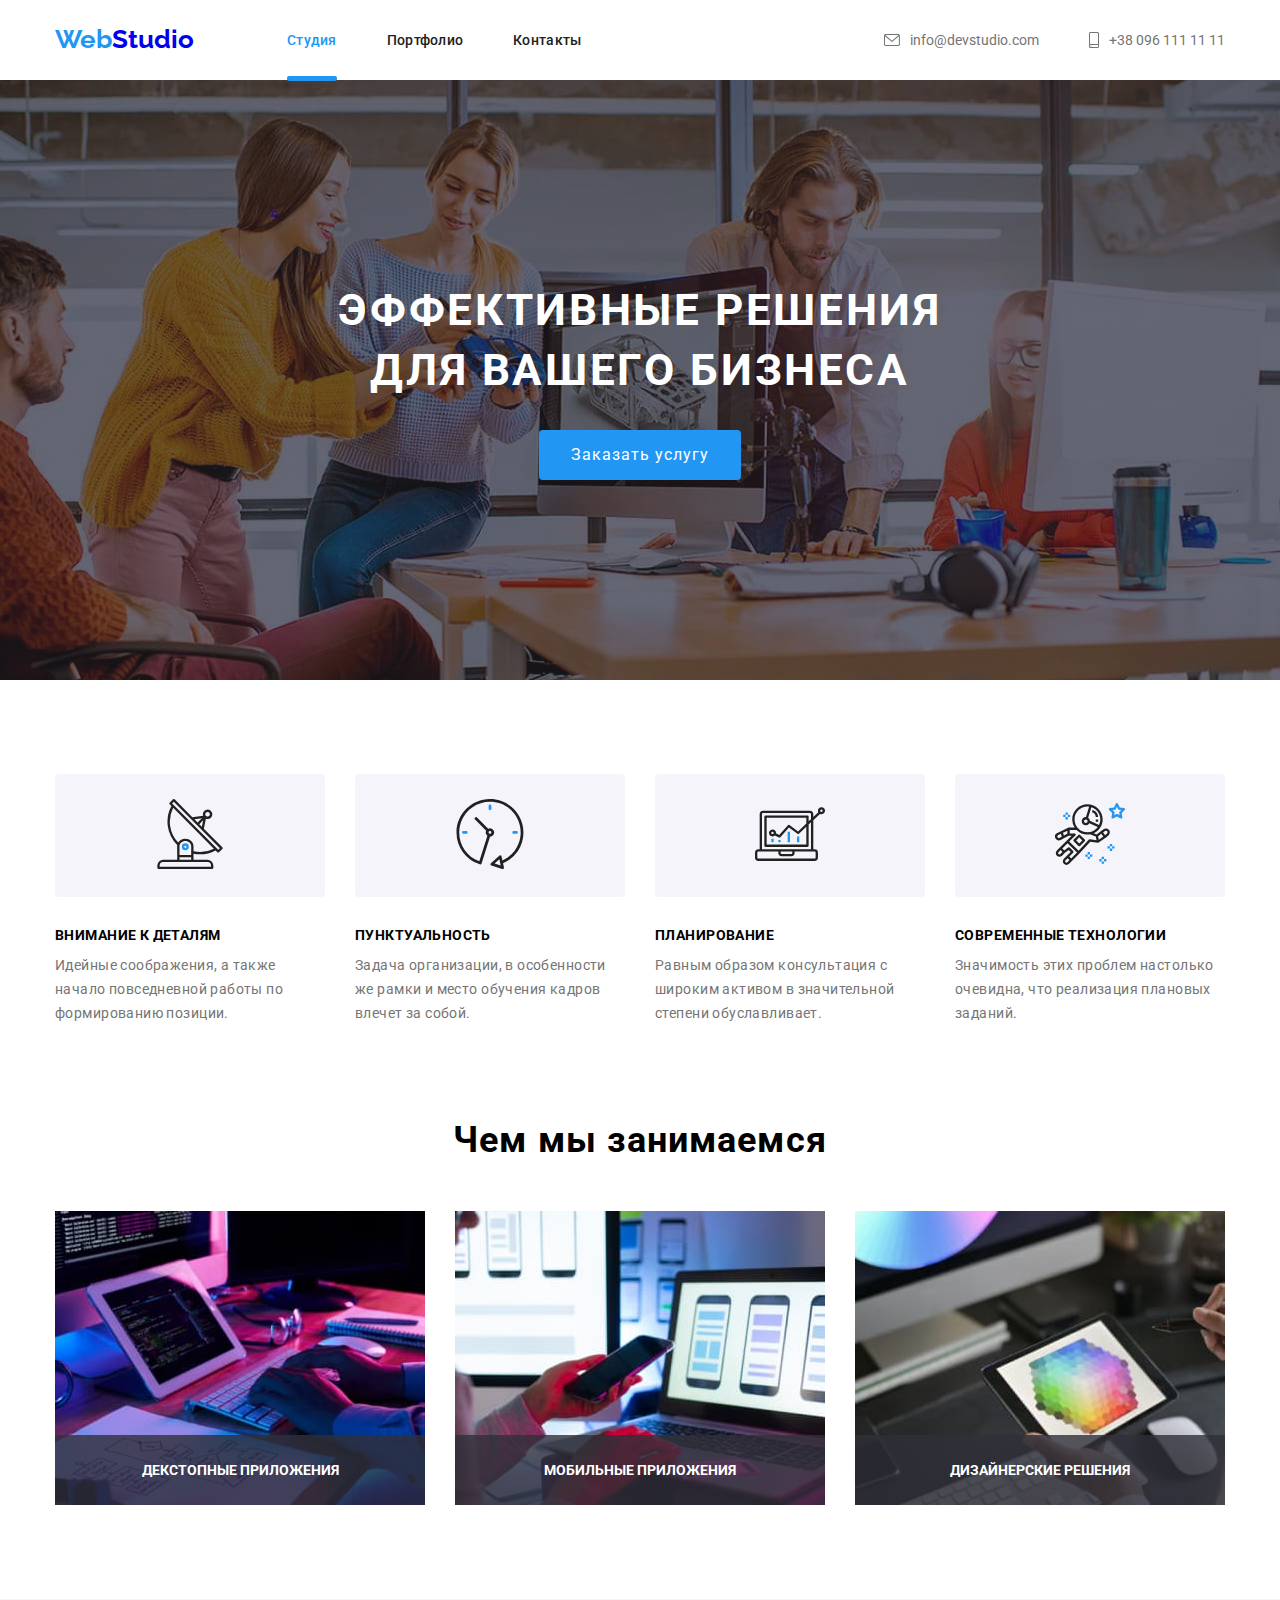
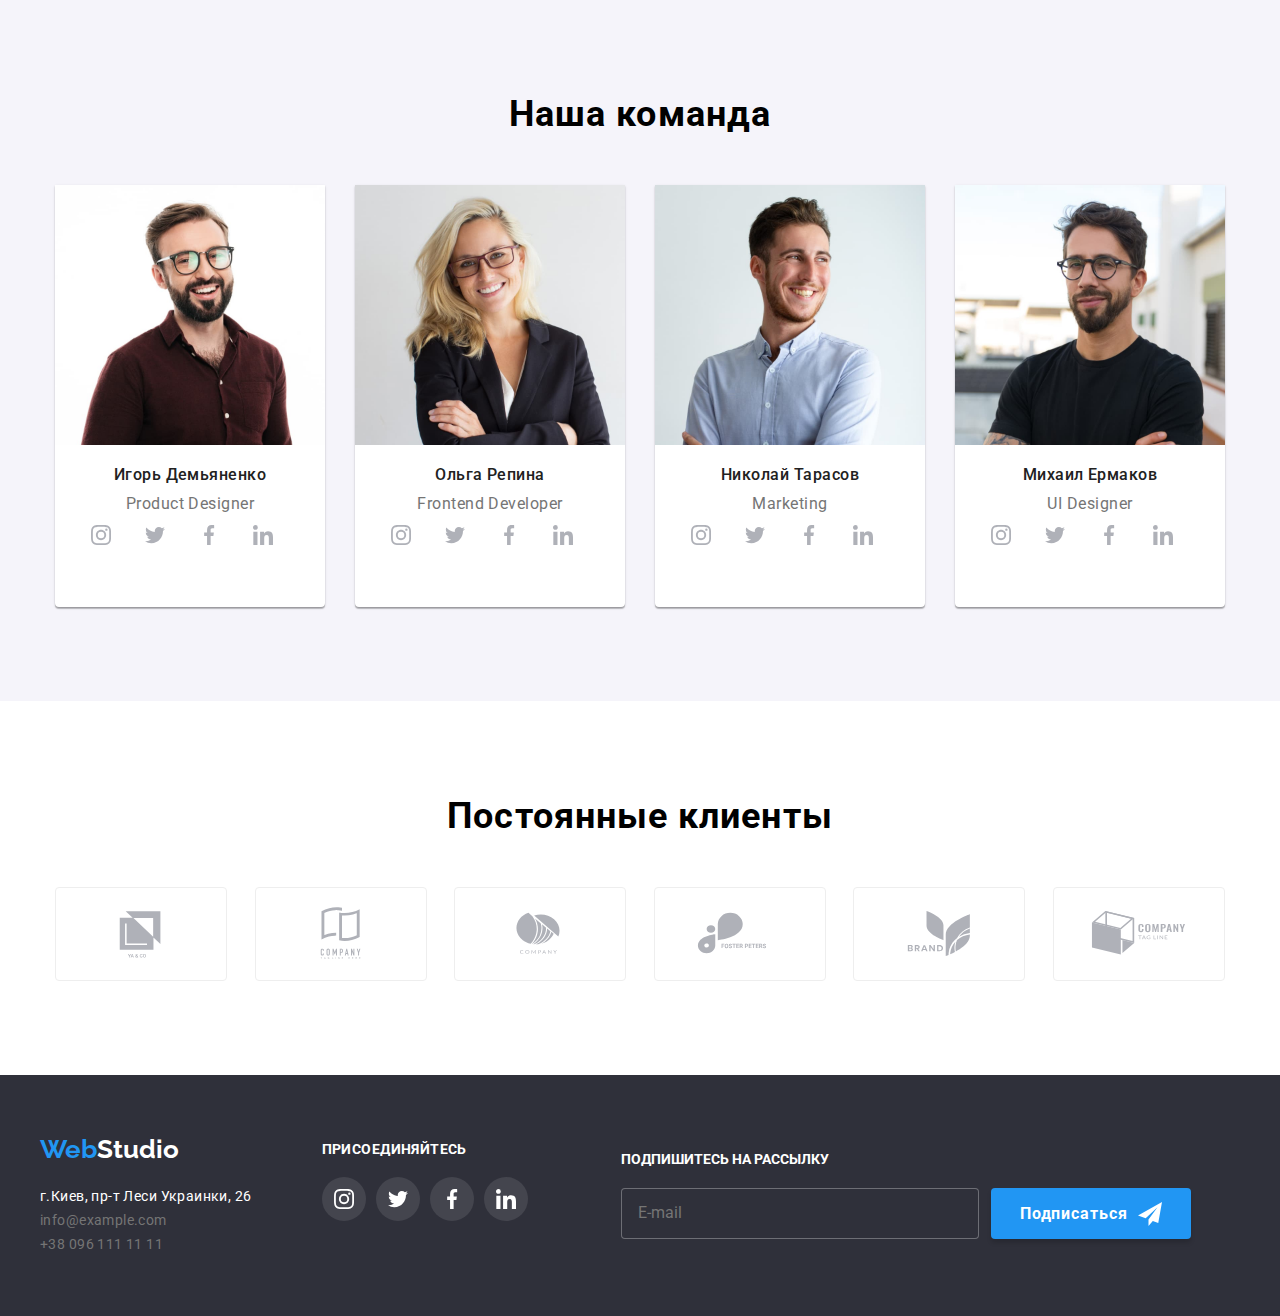
<file: index.html>
<!DOCTYPE html>
<html lang="en">

<head>
    <meta charset="UTF-8">
    <meta http-equiv="X-UA-Compatible" content="IE=edge">
    <meta name="viewport" content="width= , initial-scale=1.0">
    <title>WebStudio</title>
    <link
        href="https://fonts.googleapis.com/css2?family=Raleway:wght@400;500&family=Roboto:wght@400;500;700;900&display=swap"
        rel="stylesheet">
    <!-- <link rel="stylesheet"
        href="https://cdnjs.cloudflare.com/ajax/libs/modern-normalize/1.1.0/modern-normalize.min.css"> -->
    <link rel="stylesheet" href="./css/main.min.css">
</head>

<body>
    <!-- шапка сайта -->
    <header class="header">
        <div class="container header__content--centered">
            <a href="#" class="logo"><span>Web</span>Studio</a>

            <!-- навигация шапки -->
            <nav class="nav-header">
                <ul class="nav-header__list">
                    <li class="nav-header__item nav-header__item-active"><a href="./index.html"
                            class="nav-header__link nav-header__link current">Студия</a>
                    </li>
                    <li class="nav-header__item"><a href="./portfolio.html" class="nav-header__link">Портфолио</a></li>
                    <li class="nav-header__item"><a href="#" class="nav-header__link">Контакты</a></li>
                </ul>
            </nav>

            <!-- контакты шапки -->
            <ul class="contacts-list">
                <li class="contacts-list__item">
                    <a href=" mailto:info@devstudio.com" class="contact-list__link contact-list__link--centered">
                        <svg class="svg-header" width="16" height="12">
                            <use href="./images/icon.svg#icon-envelope"></use>
                        </svg>
                        <span>info@devstudio.com</span></a>
                </li>
                <li class="contacts-list__item">
                    <a href=" tel:+380961111111" class="contact-list__link contact-list__link--centered">
                        <svg class="svg-header" width="10" height="16">
                            <use href="./images/icon.svg#icon-smartphone"></use>
                        </svg>
                        <span>+38 096 111 11 11</span></a>
                </li>
            </ul>
        </div>
    </header>

    <!-- главная страница -->
    <main class="main">
        <section class="main__section">
            <div class="container main__content">
                <h1 class="main__title">Эффективные решения для вашего бизнеса</h1>
                <button class="main__button" data-modal-open type="button">Заказать услугу</button>
            </div>
        </section>
        <!-- Информация -->
        <section class="info">
            <div class="container info__container">
                <ul class="info__list flex-between">
                    <li class="info__item">
                        <div class="svg">
                            <svg class="svg__icon" width="70" height="70">
                                <use href="./images/icon.svg#icon-antenna"></use>
                            </svg>
                        </div>
                        <h2 class="info__label">Внимание к деталям</h2>
                        <p class="info-item">Идейные соображения, а также начало повседневной работы по формированию
                            позиции.</p>
                    </li>
                    <li class="info__item">
                        <div class="svg">
                            <svg class="svg__icon" width="70" height="70">
                                <use href="./images/icon.svg#icon-clock"></use>
                            </svg>
                        </div>
                        <h2 class="info__label">Пунктуальность</h2>
                        <p class="info-item">Задача организации, в особенности же рамки и место обучения кадров влечет
                            за
                            собой.</p>
                    </li>
                    <li class="info__item">
                        <div class="svg">
                            <svg class="svg__icon" width="70" height="70">
                                <use href="./images/icon.svg#icon-diagram"></use>
                            </svg>
                        </div>
                        <h2 class="info__label">Планирование</h2>
                        <p class="info-item">Равным образом консультация с широким активом в значительной степени
                            обуславливает.</p>
                    </li>
                    <li class="info__item">
                        <div class="svg">
                            <svg class="svg__icon" width="70" height="70">
                                <use href="./images/icon.svg#icon-astronaut"></use>
                            </svg>
                        </div>
                        <h2 class="info__label">Современные технологии</h2>
                        <p class="info-item">Значимость этих проблем настолько очевидна, что реализация плановых
                            заданий.
                        </p>
                    </li>
                </ul>
            </div>

        </section>
        <!-- описание -->
        <section class="about-us">
            <div class="container">
                <h2 class="title">Чем мы занимаемся</h2>
                <ul class="preview flex-between">
                    <li class="preview__item">
                        <img class="preview__img" src="./images/img2.jpg" alt="кодит" width="370">
                        <p class="preview__text"> Декстопные приложения</p>
                    </li>
                    <li class="preview__item">
                        <img class="preview__img" src="./images/img3.jpg" alt="апс" width="370">
                        <p class="preview__text">Мобильные приложения</p>
                    </li>
                    <li class="preview__item">
                        <img class="preview__img" src="./images/img1.jpg" alt="дизайн" width="370">
                        <p class="preview__text"> Дизайнерские решения</p>
                    </li>
                </ul>
            </div>
        </section>
        <!-- команда -->
        <section class="team">
            <div class="container container-team">
                <h2 class="title">Наша команда</h2>
                <ul class="team-list flex-between">
                    <li class="team__card">
                        <img src="./images/img4.jpg" alt="селфи фото" width="270"></a>
                        <div class="team__discription">
                            <h3 class="team__name">Игорь Демьяненко</h3>
                            <p class="team__position">Product Designer</p>
                            <!-- блок соцсетей -->
                            <ul class="soc-wrap">
                                <li class="soc-wrap__item">
                                    <a href="#" class="soc-wrap__link">
                                        <svg width="20" height="20">
                                            <use href="./images/icon.svg#icon-instagram">
                                            </use>
                                        </svg>
                                    </a>
                                </li>
                                <li class="soc-wrap__item">
                                    <a href="#" class="soc-wrap__link">
                                        <svg width="20" height="20">
                                            <use href="./images/icon.svg#icon-twitter"></use>
                                        </svg>
                                    </a>
                                </li>
                                <li class="soc-wrap__item">
                                    <a href="#" class="soc-wrap__link">
                                        <svg width="20" height="20">
                                            <use href="./images/icon.svg#icon-facebook"></use>
                                        </svg>
                                    </a>
                                </li>
                                <li class="soc-wrap__item">
                                    <a href="#" class="soc-wrap__link">
                                        <svg width="20" height="20">
                                            <use href="./images/icon.svg#icon-linkedin"></use>
                                        </svg>
                                    </a>
                                </li>
                            </ul>
                        </div>
                    </li>
                    <li class="team__card">
                        <img src="./images/img7.jpg" alt="селфи фото" width="270"></a>
                        <div class="team__discription">
                            <h3 class="team__name">Ольга Репина</h3>
                            <p class="team__position">Frontend Developer</p>
                            <ul class="soc-wrap">
                                <li class="soc-wrap__item">
                                    <a href="#" class="soc-wrap__link">
                                        <svg width="20" height="20">
                                            <use href="./images/icon.svg#icon-instagram">
                                            </use>
                                        </svg>
                                    </a>
                                </li>
                                <li class="soc-wrap__item">
                                    <a href="#" class="soc-wrap__link">
                                        <svg width="20" height="20">
                                            <use href="./images/icon.svg#icon-twitter"></use>
                                        </svg>
                                    </a>
                                </li>
                                <li class="soc-wrap__item">
                                    <a href="#" class="soc-wrap__link">
                                        <svg width="20" height="20">
                                            <use href="./images/icon.svg#icon-facebook"></use>
                                        </svg>
                                    </a>
                                </li>
                                <li class="soc-wrap__item">
                                    <a href="#" class="soc-wrap__link">
                                        <svg width="20" height="20">
                                            <use href="./images/icon.svg#icon-linkedin"></use>
                                        </svg>
                                    </a>
                                </li>
                            </ul>
                        </div>

                    </li>
                    <li class="team__card">
                        <img src="./images/img6.jpg" alt="селфи фото" width="270"></a>
                        <div class="team__discription">
                            <h3 class="team__name">Николай Тарасов</h3>
                            <p class="team__position">Marketing</p>
                            <ul class="soc-wrap">
                                <li class="soc-wrap__item">
                                    <a href="#" class="soc-wrap__link">
                                        <svg width="20" height="20">
                                            <use href="./images/icon.svg#icon-instagram">
                                            </use>
                                        </svg>
                                    </a>
                                </li>
                                <li class="soc-wrap__item">
                                    <a href="#" class="soc-wrap__link">
                                        <svg width="20" height="20">
                                            <use href="./images/icon.svg#icon-twitter"></use>
                                        </svg>
                                    </a>
                                </li>
                                <li class="soc-wrap__item">
                                    <a href="#" class="soc-wrap__link">
                                        <svg width="20" height="20">
                                            <use href="./images/icon.svg#icon-facebook"></use>
                                        </svg>
                                    </a>
                                </li>
                                <li class="soc-wrap__item">
                                    <a href="#" class="soc-wrap__link">
                                        <svg width="20" height="20">
                                            <use href="./images/icon.svg#icon-linkedin"></use>
                                        </svg>
                                    </a>
                                </li>
                            </ul>
                        </div>
                    </li>
                    <li class="team__card">
                        <img src="./images/img5.jpg" alt="селфи фото" width="270"></a>
                        <div class="team__discription">
                            <h3 class="team__name">Михаил Ермаков</h3>
                            <p class="team__position">UI Designer</p>
                            <ul class="soc-wrap">
                                <li class="soc-wrap__item">
                                    <a href="#" class="soc-wrap__link">
                                        <svg width="20" height="20">
                                            <use href="./images/icon.svg#icon-instagram">
                                            </use>
                                        </svg>
                                    </a>
                                </li>
                                <li class="soc-wrap__item">
                                    <a href="#" class="soc-wrap__link">
                                        <svg width="20" height="20">
                                            <use href="./images/icon.svg#icon-twitter"></use>
                                        </svg>
                                    </a>
                                </li>
                                <li class="soc-wrap__item">
                                    <a href="#" class="soc-wrap__link">
                                        <svg width="20" height="20">
                                            <use href="./images/icon.svg#icon-facebook"></use>
                                        </svg>
                                    </a>
                                </li>
                                <li class="soc-wrap__item">
                                    <a href="#" class="soc-wrap__link">
                                        <svg width="20" height="20">
                                            <use href="./images/icon.svg#icon-linkedin"></use>
                                        </svg>
                                    </a>
                                </li>
                            </ul>
                        </div>
                    </li>
                </ul>
            </div>
        </section>
        <!-- Клиенты -->
        <section class="client">
            <div class="container">
                <h2 class="title">Постоянные клиенты</h2>
                <ul class="client-list flex-between">
                    <li class="client__item">
                        <a href="#" class="client__link centered">
                            <svg class="client__icon" width="106" height="60">
                                <use href="./images/icon.svg#icon-Logo"></use>
                            </svg>
                        </a>
                    </li>
                    <li class="client__item">
                        <a href="#" class="client__link">
                            <svg class="client__icon" width="106" height="60">
                                <use href="./images/icon.svg#icon-Logo-1"></use>
                            </svg>
                        </a>
                    </li>
                    <li class="client__item">
                        <a href="#" class="client__link">
                            <svg class="client__icon" width="106" height="60">
                                <use href="./images/icon.svg#icon-Logo-2"></use>
                            </svg>
                        </a>
                    </li>
                    <li class="client__item">
                        <a href="#" class="client__link">
                            <svg class="client__icon" width="106" height="60">
                                <use href="./images/icon.svg#icon-Logo-5"></use>
                            </svg>
                        </a>
                    </li>
                    <li class="client__item">
                        <a href="#" class="client__link">
                            <svg class="client__icon" width="106" height="60">
                                <use href="./images/icon.svg#icon-Logo-3"></use>
                            </svg>
                        </a>
                    </li>
                    <li class="client__item">
                        <a href="#" class="client__link">
                            <svg class="client__icon" width="106" height="60">
                                <use href="./images/icon.svg#icon-Logo-6"></use>
                            </svg>
                        </a>
                    </li>
                </ul>
            </div>
        </section>

        <!-- подвал -->
        <footer class="footer">
            <div class="container footer__content footer__content--centered">
                <div>
                    <a href="#" class="logo footer__logo"><span>Web</span>Studio</a>
                    <address class="address">
                        <ul class="address__list">
                            <li class="address__link"><a href="https://www.google.com/maps" class="address__map">г.Киев,
                                    пр-т Леси Украинки, 26</a></li>
                            <li class="address__link"><a href="#" class="contact-list__link">info@example.com</a></li>
                            <li class="address__link"><a href="tel:+380961111111" class="contact-list__link">+38 096 111
                                    11
                                    11</a>
                            </li>
                        </ul>
                    </address>
                </div>
                <!-- соцблок футера -->
                <div class="social-link-footer">
                    <h2 class="info-title-footer">Присоединяйтесь</h2>
                    <ul class="soc-wrap">
                        <li class="soc-wrap__item">
                            <a href="#" class="soc-wrap__link soc-wrap__link--color">
                                <svg class="soc-wrap__icon" width="20" height="20">
                                    <use href="./images/icon.svg#icon-instagram"></use>
                                </svg>
                            </a>
                        </li>
                        <li class="soc-wrap__item">
                            <a href="#" class="soc-wrap__link soc-wrap__link--color">
                                <svg class="soc-wrap__icon" width="20" height="20">
                                    <use href="./images/icon.svg#icon-twitter"></use>
                                </svg>
                            </a>
                        </li>
                        <li class="soc-wrap__item">
                            <a href="#" class="soc-wrap__link soc-wrap__link--color">
                                <svg class="soc-wrap__icon" width="20" height="20">
                                    <use href="./images/icon.svg#icon-facebook"></use>
                                </svg>
                            </a>
                        </li>
                        <li class="soc-wrap__item">
                            <a href="#" class="soc-wrap__link soc-wrap__link--color">
                                <svg class="soc-wrap__icon" width="20" height="20">
                                    <use href="./images/icon.svg#icon-linkedin"></use>
                                </svg>
                            </a>
                        </li>
                    </ul>
                </div>
                <!-- подписка в футере -->
                <div class="sub-form">
                    <form class="sub-form__content">
                        <div class="sub-form__input">
                            <label class="sub-form__caption" for="subscrabe">Подпишитесь на рассылку</label>
                            <input class="sub-form__email" type="email" name="subscrabe_email" id="subscrabe"
                                placeholder="E-mail" />
                        </div>
                        <div class="button-thumb">
                            <button type="submit" class="sub-button__label"> Подписаться
                                <svg class="sub-button__icon" width="24px" height="24px">
                                    <use href="./images/icon.svg#icon-airplane"></use>
                                </svg>
                            </button>
                        </div>
                    </form>
                </div>
            </div>

        </footer>

        <!-- Модальное окно -->
        <div class="backdrop is-hidden" data-modal>
            <div class="modal">
                <button class="close" data-modal-close>
                    <svg class="close_icon" width="18px" height="18px">
                        <use href="./images/icon.svg#icon-close">
                        </use>
                    </svg>
                </button>
                <!-- Формы модалки -->
                <form class="form-order" action="js-speaker-form">
                    <p class="form-header">Оставьте свои данные, мы вам перезвоним</p>
                    <div class="input-field">
                        <div class="position-field">
                            <label class="form-field ">
                                <span class="form-field-text">Имя</span>
                                <div class="form-field-position">
                                    <input class="form-input" type="text" name="user-name" />
                                    <svg class="form-icon" width="18px" height="18px">
                                        <use href="./images/icon.svg#icon-person-black"></use>
                                    </svg>
                                </div>
                            </label>
                        </div>
                        <div class="position-field">
                            <label class="form-field">
                                <span class=" form-field-text">Телефон</span>
                                <div class="form-field-position">
                                    <input class="form-input" type="tel" name="user-tel" />
                                    <svg class="form-icon" width="18px" height="18px">
                                        <use href="./images/icon.svg#icon-phone-black"></use>
                                    </svg>
                                </div>
                            </label>
                        </div>
                        <div class="position-field">
                            <label class="form-field">
                                <span class=" form-field-text"> Почта</span>
                                <div class="form-field-position">
                                    <input class="form-input" type="email" name="user-mail" />
                                    <svg class="form-icon" width="18px" height="18px">
                                        <use href="./images/icon.svg#icon-email-black"></use>
                                    </svg>
                                </div>
                            </label>
                        </div>
                        <div class="position-field">
                            <label class="form-field">
                                <span class=" form-field-text">Комментарий</span>
                                <textarea class=" form-text" name="user-mail" rows="10"
                                    placeholder="Введите текст"></textarea>
                            </label>
                        </div>
                    </div>
                    <div class="form-field сheck_box_form">
                        <label class="сheck_box_label">
                            <input class="check_input" type="checkbox" name="privacy_policy">
                            <span class="check_box"></span>
                            Соглашаюсь с рассылкой и принимаю <a href="#">Условия договора</a>
                        </label>
                    </div>
                    <button class="button-form" type="submit">Отправить</button>
                </form>

                <script src="./js/modal.js"></script>
</body>

</html>
</file>
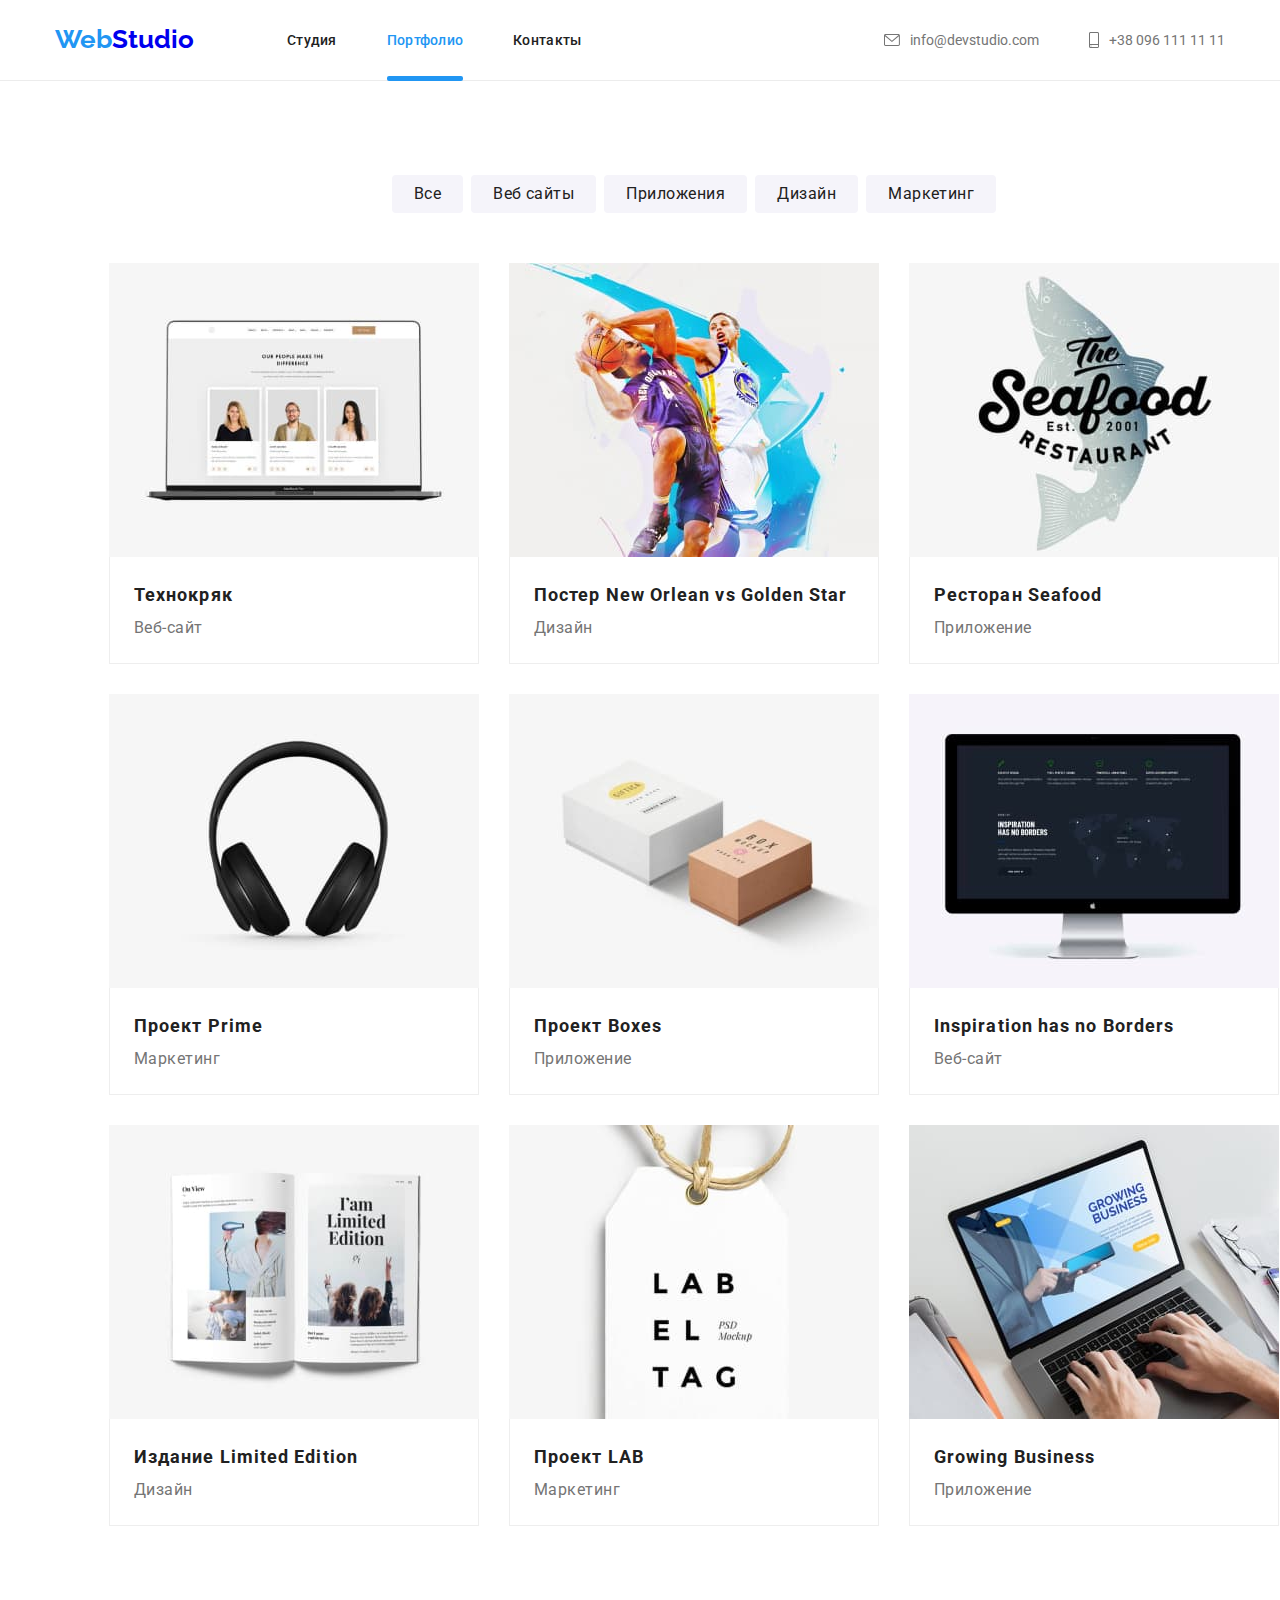
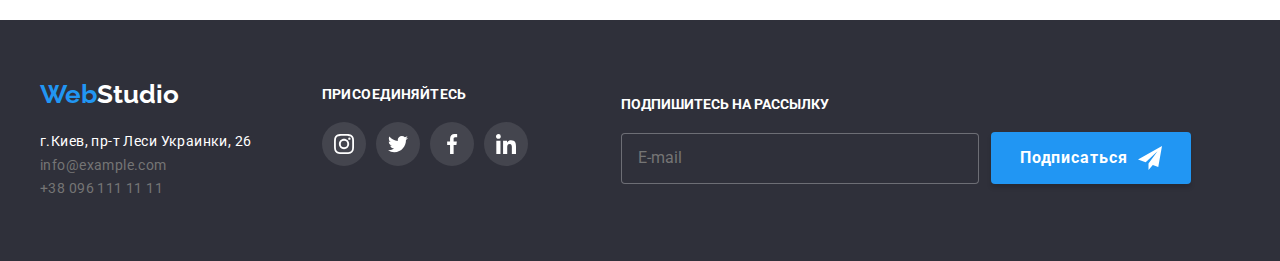
<file: portfolio.html>
<!DOCTYPE html>
<html lang="ru">

<head>
    <meta charset="UTF-8">
    <meta http-equiv="X-UA-Compatible" content="IE=edge">
    <meta name="viewport" content="width=device-width, initial-scale=1.0">
    <title>Portfolio</title>
    <link
        href="https://fonts.googleapis.com/css2?family=Raleway:wght@400;500&family=Roboto:wght@400;500;700;900&display=swap"
        rel="stylesheet">
    <!-- <link rel="stylesheet"
        href="https://cdnjs.cloudflare.com/ajax/libs/modern-normalize/1.1.0/modern-normalize.min.css"> -->
    <link rel="stylesheet" href="./css/main.min.css">
</head>

<body>
    <!-- шапка сайта -->
    <header class="header line">
        <div class="container header__content--centered">
            <a href="#" class="logo"><span>Web</span>Studio</a>

            <!-- навигация шапки -->
            <nav class="nav-header">
                <ul class="nav-header__list">
                    <li class="nav-header__item"><a href="./index.html" class="nav-header__link">Студия</a>
                    </li>
                    <li class="nav-header__item"><a href="./portfolio.html"
                            class="nav-header__link current">Портфолио</a></li>
                    <li class="nav-header__item"><a href="#" class="nav-header__link">Контакты</a></li>
                </ul>
            </nav>

            <!-- контакты шапки -->
            <ul class="contacts-list">
                <li class="contacts-list__item">
                    <a href=" mailto:info@devstudio.com" class="contact-list__link contact-list__link--centered">
                        <svg class="svg-header" width="16" height="12">
                            <use href="./images/icon.svg#icon-envelope"></use>
                        </svg>
                        <span>info@devstudio.com</span></a>
                </li>
                <li class="contacts-list__item">
                    <a href=" tel:+380961111111" class="contact-list__link contact-list__link--centered">
                        <svg class="svg-header" width="10" height="16">
                            <use href="./images/icon.svg#icon-smartphone"></use>
                        </svg>
                        <span>+38 096 111 11 11</span></a>
                </li>
            </ul>
        </div>
    </header>

    <!-- портфолио -->
    <main>
        <section class="portfolio-section">
            <div class="container filter">
                <ul class="filter__list">
                    <li class="filter__item">
                        <button type="button" class="secondary__button">Все</button></li>
                    <li class="filter__item">
                        <button type="button" class="secondary__button">Веб сайты</button></li>
                    <li class="filter__item">
                        <button type="button" class="secondary__button">Приложения</button></li>
                    <li class="filter__item">
                        <button type="button" class="secondary__button">Дизайн</button></li>
                    <li class="filter__item">
                        <button type="button" class="secondary__button">Маркетинг</button></li>
                </ul>
            </div>

            <!-- описание -->
            <div class="container">
                <ul class="portfolio">
                    <li class="portfolio__item">
                        <article class="product">
                            <a href="#" class="product__link">
                                <div class="product__thumb">
                                    <img src="./images/img (2) (1).jpg" alt="наша команда">
                                    <div class="overlay">
                                        <p class="overlay__text">
                                            Технокряк это современная площадка распространения
                                            коронавируса. Компании используют эту платформу для
                                            цифрового шпионажа и атак на защищённые сервера
                                            конкурентов.
                                        </p>
                                    </div>
                                </div>
                                <div class="product__meta">
                                    <h3 class="product__title">Технокряк</h3>
                                    <p class="product__text">Веб-сайт</p>
                                </div>
                            </a>
                        </article>
                    </li>
                    <li class="portfolio__item">
                        <article class="product">
                            <a href="#" class="product__link">
                                <div class="product__thumb">
                                    <img src="./images/img (3) (1).jpg" alt="баскетболисты">
                                    <div class="overlay">
                                        <p class="overlay__text">
                                            Технокряк это современная площадка распространения
                                            коронавируса. Компании используют эту платформу для
                                            цифрового шпионажа и атак на защищённые сервера
                                            конкурентов.
                                        </p>
                                    </div>
                                </div>
                                <div class="product__meta">
                                    <h3 class="product__title">Постер New Orlean vs Golden Star</h3>
                                    <p class="product__text">Дизайн</p>
                                </div>
                            </a>
                        </article>

                    </li>
                    <li class="portfolio__item">
                        <article class="product">
                            <a href="#" class="product__link">
                                <div class="product__thumb">
                                    <img src="./images/img (4).jpg" alt="рыбный ресторан">
                                    <div class="overlay">
                                        <p class="overlay__text">
                                            Технокряк это современная площадка распространения
                                            коронавируса. Компании используют эту платформу для
                                            цифрового шпионажа и атак на защищённые сервера
                                            конкурентов.
                                        </p>
                                    </div>
                                </div>
                                <div class="product__meta">
                                    <h3 class="product__title">Ресторан Seafood</h3>
                                    <p class="product__text">Приложение</p>
                                </div>
                            </a>
                        </article>

                    </li>
                    <li class="portfolio__item">
                        <article class="product">
                            <a href="#" class="product__link">
                                <div class="product__thumb">
                                    <img src="./images/img (5).jpg" alt="наушники">
                                    <div class="overlay">
                                        <p class="overlay__text">
                                            Технокряк это современная площадка распространения
                                            коронавируса. Компании используют эту платформу для
                                            цифрового шпионажа и атак на защищённые сервера
                                            конкурентов.
                                        </p>
                                    </div>
                                </div>
                                <div class="product__meta">
                                    <h3 class="product__title">Проект Prime</h3>
                                    <p class="product__text">Маркетинг</p>
                                </div>
                            </a>
                        </article>

                    </li>
                    <li class="portfolio__item">
                        <article class="product">
                            <a href="#" class="product__link">
                                <div class="product__thumb">
                                    <img src="./images/img (6).jpg" alt="коробки">
                                    <div class="overlay">
                                        <p class="overlay__text">
                                            Технокряк это современная площадка распространения
                                            коронавируса. Компании используют эту платформу для
                                            цифрового шпионажа и атак на защищённые сервера
                                            конкурентов.
                                        </p>
                                    </div>
                                </div>
                                <div class="product__meta">
                                    <h3 class="product__title">Проект Boxes</h3>
                                    <p class="product__text">Приложение</p>
                                </div>
                            </a>
                        </article>

                    </li>
                    <li class="portfolio__item">
                        <article class="product">
                            <a href="#" class="product__link">
                                <div class="product__thumb">
                                    <img src="./images/img (7).jpg" alt="монитор">
                                    <div class="overlay">
                                        <p class="overlay__text">
                                            Технокряк это современная площадка распространения
                                            коронавируса. Компании используют эту платформу для
                                            цифрового шпионажа и атак на защищённые сервера
                                            конкурентов.
                                        </p>
                                    </div>
                                </div>
                                <div class="product__meta">
                                    <h3 class="product__title">Inspiration has no Borders</h3>
                                    <p class="product__text">Веб-сайт</p>
                                </div>
                            </a>
                        </article>

                    </li>
                    <li class="portfolio__item">
                        <article class="product">
                            <a href="#" class="product__link">
                                <div class="product__thumb">
                                    <img src="./images/img (8).jpg" alt="книга">
                                    <div class="overlay">
                                        <p class="overlay__text">
                                            Технокряк это современная площадка распространения
                                            коронавируса. Компании используют эту платформу для
                                            цифрового шпионажа и атак на защищённые сервера
                                            конкурентов.
                                        </p>
                                    </div>
                                </div>
                                <div class="product__meta">
                                    <h3 class="product__title">Издание Limited Edition</h3>
                                    <p class="product__text">Дизайн</p>
                                </div>
                            </a>
                        </article>

                    </li>
                    <li class="portfolio__item">
                        <article class="product">
                            <a href="#" class="product__link">
                                <div class="product__thumb">
                                    <img src="./images/img (9).jpg" alt="бирка">
                                    <div class="overlay">
                                        <p class="overlay__text">
                                            Технокряк это современная площадка распространения
                                            коронавируса. Компании используют эту платформу для
                                            цифрового шпионажа и атак на защищённые сервера
                                            конкурентов.
                                        </p>
                                    </div>
                                </div>
                                <div class="product__meta">
                                    <h3 class="product__title">Проект LAB</h3>
                                    <p class="product__text">Маркетинг</p>
                                </div>
                            </a>
                        </article>

                    </li>
                    <li class="portfolio__item">
                        <article class="product">
                            <a href="#" class="product__link">
                                <div class="product__thumb">
                                    <img src="./images/img (10).jpg" alt="ноутбук">
                                    <div class="overlay">
                                        <p class="overlay__text">
                                            Технокряк это современная площадка распространения
                                            коронавируса. Компании используют эту платформу для
                                            цифрового шпионажа и атак на защищённые сервера
                                            конкурентов.
                                        </p>
                                    </div>
                                </div>
                                <div class="product__meta">
                                    <h3 class="product__title">Growing Business</h3>
                                    <p class="product__text">Приложение</p>
                                </div>
                            </a>
                        </article>

                    </li>

                </ul>
            </div>

        </section>
    </main>
    <!-- подвал -->
    <footer class="footer">
        <div class="container footer__content footer__content--centered">
            <div>
                <a href="#" class="logo footer__logo"><span class="">Web</span>Studio</a>
                <address class="address">
                    <ul class="address__list">
                        <li class="address__link"><a href="https://www.google.com/maps" class="address__map">г.Киев,
                                пр-т Леси Украинки, 26</a></li>
                        <li class="address__link"><a href="#" class="contact-list__link">info@example.com</a></li>
                        <li class="address__link"><a href="tel:+380961111111" class="contact-list__link">+38 096 111
                                11
                                11</a>
                        </li>
                    </ul>
                </address>
            </div>
            <div class="social-link-footer">
                <h2 class="info-title-footer">Присоединяйтесь</h2>
                <ul class="soc-wrap">
                    <li class="soc-wrap__item">
                        <a href="#" class="soc-wrap__link soc-wrap__link--color">
                            <svg class="soc-wrap__icon" width="20" height="20">
                                <use href="./images/icon.svg#icon-instagram"></use>
                            </svg>
                        </a>
                    </li>
                    <li class="soc-wrap__item">
                        <a href="#" class="soc-wrap__link soc-wrap__link--color">
                            <svg class="soc-wrap__icon" width="20" height="20">
                                <use href="./images/icon.svg#icon-twitter"></use>
                            </svg>
                        </a>
                    </li>
                    <li class="soc-wrap__item">
                        <a href="#" class="soc-wrap__link soc-wrap__link--color">
                            <svg class="soc-wrap__icon" width="20" height="20">
                                <use href="./images/icon.svg#icon-facebook"></use>
                            </svg>
                        </a>
                    </li>
                    <li class="soc-wrap__item">
                        <a href="#" class="soc-wrap__link soc-wrap__link--color">
                            <svg class="soc-wrap__icon" width="20" height="20">
                                <use href="./images/icon.svg#icon-linkedin"></use>
                            </svg>
                        </a>
                    </li>
                </ul>
            </div>
            <div class="sub-form">
                <form class="sub-form__content">
                    <div class="sub-form__input">
                        <label class="sub-form__caption" for="subscrabe">Подпишитесь на рассылку</label>
                        <input class="sub-form__email" type="email" name="subscrabe_email" id="subscrabe"
                            placeholder="E-mail" />
                    </div>
                    <div class="sub-button">
                        <button type="submit" class="sub-button__label"> Подписаться
                            <svg class="sub-button__icon" width="24px" height="24px">
                                <use href="./images/icon.svg#icon-airplane"></use>
                            </svg>
                        </button>
                    </div>
                </form>
            </div>
        </div>

    </footer>
</body>

</html>
</file>
<file: css/main.min.css>
/*! modern-normalize v0.6.0 | MIT License | https://github.com/sindresorhus/modern-normalize */*,*::before,*::after{-webkit-box-sizing:border-box;box-sizing:border-box}:root{-moz-tab-size:4;-o-tab-size:4;tab-size:4}html{line-height:1.15;-webkit-text-size-adjust:100%}body{margin:0}body{font-family:system-ui,-apple-system,"Segoe UI",Roboto,Helvetica,Arial,sans-serif,"Apple Color Emoji","Segoe UI Emoji"}hr{height:0}abbr[title]{-webkit-text-decoration:underline dotted;text-decoration:underline dotted}b,strong{font-weight:bolder}code,kbd,samp,pre{font-family:SFMono-Regular,Consolas,"Liberation Mono",Menlo,monospace;font-size:1em}small{font-size:80%}sub,sup{font-size:75%;line-height:0;position:relative;vertical-align:baseline}sub{bottom:-0.25em}sup{top:-0.5em}button,input,optgroup,select,textarea{font-family:inherit;font-size:100%;line-height:1.15;margin:0}button,select{text-transform:none}button,[type=button],[type=reset],[type=submit]{-webkit-appearance:button}button::-moz-focus-inner,[type=button]::-moz-focus-inner,[type=reset]::-moz-focus-inner,[type=submit]::-moz-focus-inner{border-style:none;padding:0}button:-moz-focusring,[type=button]:-moz-focusring,[type=reset]:-moz-focusring,[type=submit]:-moz-focusring{outline:1px dotted ButtonText}fieldset{padding:.35em .75em .625em}legend{padding:0}progress{vertical-align:baseline}[type=number]::-webkit-inner-spin-button,[type=number]::-webkit-outer-spin-button{height:auto}[type=search]{-webkit-appearance:textfield;outline-offset:-2px}[type=search]::-webkit-search-decoration{-webkit-appearance:none}::-webkit-file-upload-button{-webkit-appearance:button;font:inherit}summary{display:list-item}body{font-family:"Roboto",Arial,sans-serif;font-size:14px}address{font-style:normal;margin-top:20px}a{text-decoration:none}h1,h2,h3,p,ul{list-style:none;margin:0px;padding:0px}img{min-width:100%;height:auto;display:block}.centered{display:-webkit-box;display:-ms-flexbox;display:flex;-webkit-box-align:center;-ms-flex-align:center;align-items:center}.flex-between{display:-webkit-box;display:-ms-flexbox;display:flex;-webkit-box-pack:justify;-ms-flex-pack:justify;justify-content:space-between}.container{width:1200px;padding:0 15px;margin:0 auto}.logo{font-family:Raleway;font-size:26px;font-weight:700}.logo span{color:#2196f3}.nav-header{margin-left:93px}.nav-header__list{display:-webkit-box;display:-ms-flexbox;display:flex}.nav-header__item:not(:first-child){margin-left:50px}.nav-header__link::after{content:"";position:absolute;left:0;bottom:-1px;display:none;width:100%;height:5px;border-radius:2px;background-color:#2196f3}.nav-header__link{position:relative;display:block;padding:32px 0;color:#212121;font-weight:500;font-size:14px;line-height:16px;letter-spacing:.02em;-webkit-transition:color 250ms cubic-bezier(0.4, 0, 0.2, 1),background-color 250ms cubic-bezier(0.4, 0, 0.2, 1);transition:color 250ms cubic-bezier(0.4, 0, 0.2, 1),background-color 250ms cubic-bezier(0.4, 0, 0.2, 1)}.nav-header__link.current::after{display:block}.nav-header__link:hover,.current{color:#2196f3}.contacts-list{display:-webkit-box;display:-ms-flexbox;display:flex;margin-left:auto}.contacts-list__item+.contacts-list__item{margin-left:50px}.contact-list__link{color:#757575;-webkit-transition:color 250ms cubic-bezier(0.4, 0, 0.2, 1);transition:color 250ms cubic-bezier(0.4, 0, 0.2, 1)}.contact-list__link:hover{color:#2196f3}.contact-list__link:hover .svg-header{fill:#2196f3}.svg-header{margin-right:10px;fill:#757575;-webkit-transition:color 250ms cubic-bezier(0.4, 0, 0.2, 1);transition:color 250ms cubic-bezier(0.4, 0, 0.2, 1)}.header__content--centered,.contact-list__link--centered{display:-webkit-box;display:-ms-flexbox;display:flex;-webkit-box-align:center;-ms-flex-align:center;align-items:center}.main__button{padding:10px 32px;margin-top:30px;display:inline-block;border-radius:4px;border:none;background-color:#2196f3;color:#fff;cursor:pointer;font-size:16px;line-height:30px;letter-spacing:.06em;-webkit-transition:color 250ms cubic-bezier(0.4, 0, 0.2, 1),background-color 250ms cubic-bezier(0.4, 0, 0.2, 1);transition:color 250ms cubic-bezier(0.4, 0, 0.2, 1),background-color 250ms cubic-bezier(0.4, 0, 0.2, 1)}.main__button:focus,.main__button:hover{color:#2196f3;background-color:#fff}.title{margin-bottom:50px;text-align:center;font-weight:700;font-size:36px;line-height:42px;letter-spacing:.03em}.main__section{padding:200px 0;text-align:center;background-color:#2f303a;background-size:cover;background-position:center;background-image:-webkit-gradient(linear, left top, right top, from(rgba(47, 48, 58, 0.4)), to(rgba(47, 48, 58, 0.4))),url(../images/mainsection.jpg);background-image:linear-gradient(to right, rgba(47, 48, 58, 0.4), rgba(47, 48, 58, 0.4)),url(../images/mainsection.jpg)}.main__section .main__title{margin:auto;width:696px;color:#fff;font-size:44px;line-height:60px;letter-spacing:.06em;text-transform:uppercase}.info__item{width:270px}.info{padding:94px 0 47px}.svg{background-color:#f5f4fa;padding:25px 100px;border-radius:4px}.info__label{padding-top:30px;padding-bottom:10px;font-size:14px;line-height:16px;letter-spacing:.03em;text-transform:uppercase}.info-item{color:#757575;font-size:14px;line-height:24px;letter-spacing:.03em}.about-us{padding:47px 0 94px}.preview__item{position:relative}.preview__img{display:block;width:100%;height:auto}.preview__text{position:absolute;padding:27px 0;left:0;bottom:0;width:100%;color:#fff;font-weight:700;font-size:14px;line-height:1.17;text-transform:uppercase;text-align:center;background-color:rgba(47,48,58,.8)}.team{background-color:#f5f4fa;padding:94px 0px}.team__card{background-color:#fff;border-radius:0px 0px 4px 4px}.team-list .team__card{-webkit-box-shadow:0px 1px 3px rgba(0,0,0,.12),0px 1px 1px rgba(0,0,0,.14),0px 2px 1px rgba(0,0,0,.2);box-shadow:0px 1px 3px rgba(0,0,0,.12),0px 1px 1px rgba(0,0,0,.14),0px 2px 1px rgba(0,0,0,.2);border-radius:0 0 4px 4px}.team__discription{padding:20px 24px}.team__name{margin-bottom:10px;font-size:16px;font-weight:500;color:#212121;line-height:19px;text-align:center;letter-spacing:.03em}.team__position{color:#757575;font-size:16px;font-weight:400;line-height:19px;text-align:center;letter-spacing:.03em}.soc-wrap{display:-webkit-box;display:-ms-flexbox;display:flex;margin:0 auto;padding-bottom:30px}.soc-wrap__item:not(:last-child){margin-right:10px}.soc-wrap__link{display:-webkit-box;display:-ms-flexbox;display:flex;height:44px;width:44px;border-radius:50%;-webkit-box-align:center;-ms-flex-align:center;align-items:center;-webkit-box-pack:center;-ms-flex-pack:center;justify-content:center;fill:#afb1b8;-webkit-transition:fill 250ms cubic-bezier(0.4, 0, 0.2, 1);transition:fill 250ms cubic-bezier(0.4, 0, 0.2, 1);-webkit-transition:background-color 250ms cubic-bezier(0.4, 0, 0.2, 1);transition:background-color 250ms cubic-bezier(0.4, 0, 0.2, 1)}.soc-wrap__link:hover,.soc-wrap__link:focus{background-color:#2196f3;fill:#fff}.client{padding:94px 0}.client__item{display:-webkit-box;display:-ms-flexbox;display:flex}.client__link{display:-webkit-box;display:-ms-flexbox;display:flex;-webkit-box-pack:center;-ms-flex-pack:center;justify-content:center;-webkit-box-align:center;-ms-flex-align:center;align-items:center;padding:16px 32px;border-radius:4px;border:1px solid #eee;-webkit-transition:color 250ms cubic-bezier(0.4, 0, 0.2, 1),border 250ms cubic-bezier(0.4, 0, 0.2, 1);transition:color 250ms cubic-bezier(0.4, 0, 0.2, 1),border 250ms cubic-bezier(0.4, 0, 0.2, 1)}.client__icon{fill:#afb1b8}.client__link:hover,.client__link:focus{border-color:#2196f3}.client__link:hover .client__icon{fill:#2196f3}.footer{background-color:#2f303a;padding:60px 0}.footer__content{padding:0px}.footer__content--centered{display:-webkit-box;display:-ms-flexbox;display:flex;-webkit-box-align:center;-ms-flex-align:center;align-items:center}.footer__logo,.address__map{color:#fff;-webkit-transition:color 250ms cubic-bezier(0.4, 0, 0.2, 1);transition:color 250ms cubic-bezier(0.4, 0, 0.2, 1)}.address{margin-top:20px}.address__map{color:#fff;font-size:14px;line-height:1.7;letter-spacing:.03em;text-decoration:none;font-style:normal;-webkit-transition:color 250ms cubic-bezier(0.4, 0, 0.2, 1);transition:color 250ms cubic-bezier(0.4, 0, 0.2, 1)}.address__map:hover,.address__map:focus{color:#2196f3}.address__link{color:#fff;font-size:14px;line-height:1.7;letter-spacing:.03em;text-decoration:none;font-style:normal;-webkit-transition:color 250ms cubic-bezier(0.4, 0, 0.2, 1);transition:color 250ms cubic-bezier(0.4, 0, 0.2, 1)}.info-title-footer{padding-bottom:20px;color:#fff;font-size:14px;line-height:16px;letter-spacing:.03em;text-transform:uppercase}.social-link-footer{margin-left:70px}.soc-wrap__icon{-webkit-transition:fill 250ms cubic-bezier(0.4, 0, 0.2, 1);transition:fill 250ms cubic-bezier(0.4, 0, 0.2, 1)}.soc-wrap__link--color{fill:#fff;background-color:rgba(255,255,255,.1);-webkit-transition:background-color 250ms cubic-bezier(0.4, 0, 0.2, 1);transition:background-color 250ms cubic-bezier(0.4, 0, 0.2, 1)}.sub-form{margin-left:93px}.sub-form__content{display:-webkit-box;display:-ms-flexbox;display:flex;margin-left:auto}.sub-form__content:last-child{-webkit-box-align:end;-ms-flex-align:end;align-items:flex-end}.sub-form__input{display:-webkit-box;display:-ms-flexbox;display:flex;max-width:358px;-webkit-box-orient:vertical;-webkit-box-direction:normal;-ms-flex-direction:column;flex-direction:column}.sub-form__caption{color:#fff;font-weight:700;font-size:14px;line-height:1.14;text-transform:uppercase}.sub-form__email{background-color:#2f303a;font-size:16px;line-height:1.25;border:1px solid rgba(255,255,255,.3);border-radius:4px;margin-top:20px;padding:14.5px 0 15px 16px;width:358px;color:#fff}.sub-button__label{color:#fff;background-color:#2196f3;font-weight:700;font-size:16px;line-height:1.87;cursor:pointer;letter-spacing:.06em;display:-webkit-box;display:-ms-flexbox;display:flex;-webkit-box-align:center;-ms-flex-align:center;align-items:center;-webkit-box-pack:center;-ms-flex-pack:center;justify-content:center;margin-left:12px;padding:11px 29px;border-radius:4px;border:0px solid transparent;-webkit-box-shadow:0px 4px 4px rgba(0,0,0,.15);box-shadow:0px 4px 4px rgba(0,0,0,.15);-webkit-transition:background-color 250ms cubic-bezier(0.4, 0, 0.2, 1),color 250ms cubic-bezier(0.4, 0, 0.2, 1);transition:background-color 250ms cubic-bezier(0.4, 0, 0.2, 1),color 250ms cubic-bezier(0.4, 0, 0.2, 1)}.sub-button__label:hover,.sub-button__label:focus,.sub-button__label:hover .sub-button__icon{color:#2196f3;background-color:#fff;fill:#2196f3}.sub-button__icon{margin-left:10px;fill:#fff;-webkit-transition:fill 250ms cubic-bezier(0.4, 0, 0.2, 1);transition:fill 250ms cubic-bezier(0.4, 0, 0.2, 1)}.backdrop.is-hidden{opacity:0;pointer-events:none}.backdrop{position:fixed;left:0;top:0;width:100%;height:100%;background-color:rgba(0,0,0,.2);opacity:1;-webkit-transition:opacity 250ms cubic-bezier(0.4, 0, 0.2, 1);transition:opacity 250ms cubic-bezier(0.4, 0, 0.2, 1)}.backdrop.is-hidden .modal{-webkit-transform:translate(-50%, -50%) scale(0.1);transform:translate(-50%, -50%) scale(0.1)}.modal{position:absolute;left:50%;top:50%;padding:40px;min-width:528px;min-height:581px;border-radius:4px;background-color:#fff;-webkit-transform:translate(-50%, -50%) scale(0.9);transform:translate(-50%, -50%) scale(0.9);-webkit-transition:-webkit-transform 250ms cubic-bezier(0.4, 0, 0.2, 1);transition:-webkit-transform 250ms cubic-bezier(0.4, 0, 0.2, 1);transition:transform 250ms cubic-bezier(0.4, 0, 0.2, 1);transition:transform 250ms cubic-bezier(0.4, 0, 0.2, 1), -webkit-transform 250ms cubic-bezier(0.4, 0, 0.2, 1)}.close{display:-webkit-box;display:-ms-flexbox;display:flex;color:#212121;position:absolute;-webkit-box-align:center;-ms-flex-align:center;align-items:center;right:8px;top:8px;width:30px;height:30px;cursor:pointer;background-color:#fff;border:1px solid rgba(0,0,0,.1);border-radius:50%;-webkit-transition:color 250ms cubic-bezier(0.4, 0, 0.2, 1);transition:color 250ms cubic-bezier(0.4, 0, 0.2, 1)}.close:hover,.close:focus{color:#2196f3}.form-header{display:inline-block;font-weight:700;font-size:20px;line-height:1.17;color:#212121;text-align:center;margin-bottom:12px}.form-input:focus+.form-icon{fill:#2196f3}.form-input:focus,.form-text:focus,.form-input:hover,.form-text:hover{border-color:#2196f3;outline:none}.form-field-position{position:relative}.position-field{margin-bottom:10px}.form-field{display:-webkit-box;display:-ms-flexbox;display:flex;-webkit-box-orient:vertical;-webkit-box-direction:normal;-ms-flex-direction:column;flex-direction:column}.check_box_form{margin:30px 0 20px 0}.form-field-text{font-size:12px;line-height:1.16;letter-spacing:.01em;margin-bottom:4px}.form-text{resize:none;border:1px solid rgba(33,33,33,.2);padding:12px 16px;-webkit-transition:border 250ms cubic-bezier(0.4, 0, 0.2, 1);transition:border 250ms cubic-bezier(0.4, 0, 0.2, 1)}.form-icon{fill:#212121;position:absolute;top:50%;left:15px;-webkit-transform:translateY(-50%);transform:translateY(-50%);-webkit-transition:fill 250ms cubic-bezier(0.4, 0, 0.2, 1);transition:fill 250ms cubic-bezier(0.4, 0, 0.2, 1)}.form-input{padding:11px 0 11px 42px;border:1px solid rgba(33,33,33,.2);border-radius:4px;width:100%;-webkit-transition:border 250ms cubic-bezier(0.4, 0, 0.2, 1);transition:border 250ms cubic-bezier(0.4, 0, 0.2, 1)}.input-field{margin-bottom:20px}.check_box_label{display:-webkit-box;display:-ms-flexbox;display:flex;-webkit-box-pack:center;-ms-flex-pack:center;justify-content:center;-webkit-box-align:center;-ms-flex-align:center;align-items:center;font-size:14px;line-height:1.71;cursor:pointer}.check_input{position:absolute;-webkit-appearance:none;-moz-appearance:none;appearance:none}.check_box{display:inline-block;width:16px;height:15px;background-color:#fff;border:2px solid #212121;margin-right:7px;border-radius:4px;-webkit-transition:background-color 250ms cubic-bezier(0.4, 0, 0.2, 1),background-image 250ms cubic-bezier(0.4, 0, 0.2, 1);transition:background-color 250ms cubic-bezier(0.4, 0, 0.2, 1),background-image 250ms cubic-bezier(0.4, 0, 0.2, 1)}.check_input:checked+.check_box{background-size:contain;background-origin:border-box;background-color:#2196f3;border:1px solid #2196f3;background-image:url(./images/icon\check.svg);-webkit-transition:background-image 250ms cubic-bezier(0.4, 0, 0.2, 1);transition:background-image 250ms cubic-bezier(0.4, 0, 0.2, 1)}.button-form{background-color:#2196f3;color:#fff;font-weight:700;font-size:16px;line-height:1.87;letter-spacing:.06em;min-width:200px;padding:10px 55px;display:-webkit-box;display:-ms-flexbox;display:flex;margin-left:auto;margin-right:auto;margin-top:30px;cursor:pointer;border-radius:4px;border:1px solid transparent;-webkit-box-shadow:0px 4px 4px rgba(0,0,0,.15);box-shadow:0px 4px 4px rgba(0,0,0,.15);-webkit-transition:background-color 250ms cubic-bezier(0.4, 0, 0.2, 1),color 250ms cubic-bezier(0.4, 0, 0.2, 1),border 250ms cubic-bezier(0.4, 0, 0.2, 1);transition:background-color 250ms cubic-bezier(0.4, 0, 0.2, 1),color 250ms cubic-bezier(0.4, 0, 0.2, 1),border 250ms cubic-bezier(0.4, 0, 0.2, 1)}.button-form:focus,.button-form:hover{background-color:#fff;color:#2196f3;border:1px solid #2196f3}.secondary__button{padding:6px 22px;list-style:none;color:#212121;background-color:#f5f4fa;border-radius:4px;border:none;cursor:pointer;font-size:16px;line-height:26px;text-align:center;letter-spacing:.03em;-webkit-transition:color 250ms cubic-bezier(0.4, 0, 0.2, 1),background-color 250ms cubic-bezier(0.4, 0, 0.2, 1);transition:color 250ms cubic-bezier(0.4, 0, 0.2, 1),background-color 250ms cubic-bezier(0.4, 0, 0.2, 1)}.secondary__button:hover,.secondary__button:focus{-webkit-box-shadow:0px 3px 1px rgba(0,0,0,.1),0px 1px 2px rgba(0,0,0,.08),0px 2px 2px rgba(0,0,0,.12);box-shadow:0px 3px 1px rgba(0,0,0,.1),0px 1px 2px rgba(0,0,0,.08),0px 2px 2px rgba(0,0,0,.12);color:#fff;background-color:#2196f3}.filter__item:not(:last-child){display:-webkit-box;display:-ms-flexbox;display:flex;text-align:center;margin-right:8px}.filter__list{display:-webkit-box;display:-ms-flexbox;display:flex;-webkit-box-pack:center;-ms-flex-pack:center;justify-content:center;margin-bottom:50px}.line{border-bottom:1px solid #ececec}.portfolio-section{padding:94px}.product__text{color:#757575;font-weight:400;font-size:16px;line-height:30px;letter-spacing:.03em}.product__meta{padding:20px 24px;border:1px solid #eee;border-top:none;background-color:#fff}.product__title{color:#212121;font-size:18px;line-height:36px;letter-spacing:.06em}.portfolio__item{width:370px}.product__thumb{position:relative;overflow:hidden}.overlay{content:"";position:absolute;top:0;left:0;width:100%;height:100%;background-color:rgba(33,150,243,.9);-webkit-transform:translateY(100%);transform:translateY(100%);-webkit-transition:-webkit-transform 250ms cubic-bezier(0.4, 0, 0.2, 1);transition:-webkit-transform 250ms cubic-bezier(0.4, 0, 0.2, 1);transition:transform 250ms cubic-bezier(0.4, 0, 0.2, 1);transition:transform 250ms cubic-bezier(0.4, 0, 0.2, 1), -webkit-transform 250ms cubic-bezier(0.4, 0, 0.2, 1)}.product:hover .overlay,.product:hover .overlay__text{-webkit-transform:translateY(0);transform:translateY(0)}.overlay__text{font-size:18px;line-height:1.56;color:#fff;padding:63px 24px}.portfolio__item:not(:nth-child(3n)){margin-right:30px}.portfolio__item:not(:nth-child(-n+3)){margin-top:30px}.portfolio{display:-webkit-box;display:-ms-flexbox;display:flex;-ms-flex-wrap:wrap;flex-wrap:wrap}.product__link{display:block;-webkit-transition:-webkit-transform 250ms cubic-bezier(0.4, 0, 0.2, 1);transition:-webkit-transform 250ms cubic-bezier(0.4, 0, 0.2, 1);transition:transform 250ms cubic-bezier(0.4, 0, 0.2, 1);transition:transform 250ms cubic-bezier(0.4, 0, 0.2, 1), -webkit-transform 250ms cubic-bezier(0.4, 0, 0.2, 1)}.product__link:hover,.product__link:focus{-webkit-box-shadow:0px 1px 1px rgba(0,0,0,.16),1px 4px 6px rgba(0,0,0,.16);box-shadow:0px 1px 1px rgba(0,0,0,.16),1px 4px 6px rgba(0,0,0,.16)}/*# sourceMappingURL=main.min.css.map */
</file>
